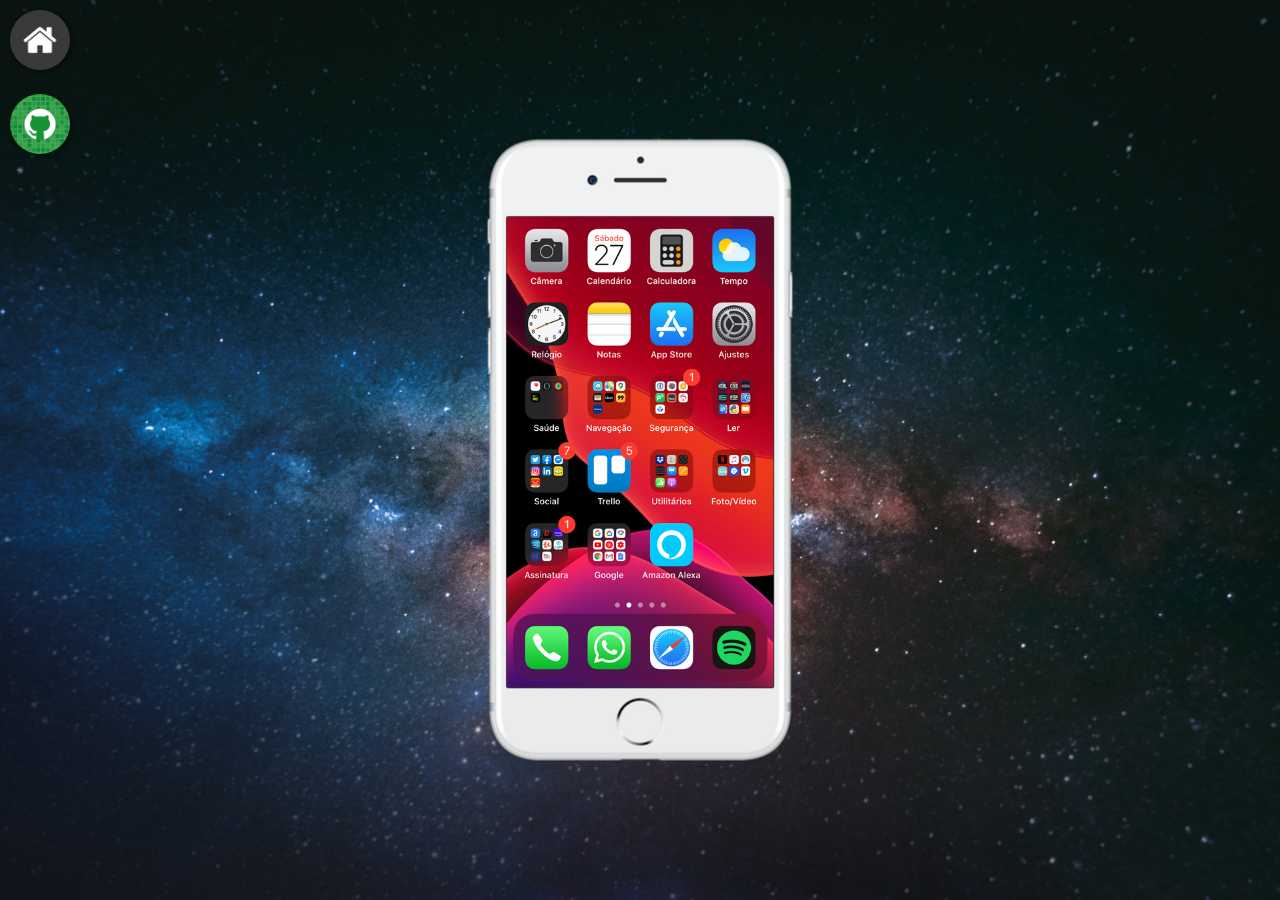
<file: index.html>
<!DOCTYPE html>
<html lang="en">
<head>
    <meta charset="UTF-8">
    <meta name="viewport" content="width=device-width, initial-scale=1.0">
    <link rel="shortcut icon" href="favicon.ico" type="image/x-icon">
    <link rel="stylesheet" href="styles/style.css">
    <title>Social Midia</title>
</head>
<body>
    <main>
        <section id="phone">
            <iframe src="home.html" name="screen" id="screen" frameborder="0">
                Your browser is not compatible.
            </iframe>
        </section>
        <section id="social-media">
            <a href="home.html" target="screen"><img src="imagens/logo-home.jpg" alt="home"></a><br>
            <a href="github.html" target="screen"><img src="imagens/logo-github.jpg" alt="GitHub"></a>
        </section>
    </main>
</body>
</html>
</file>
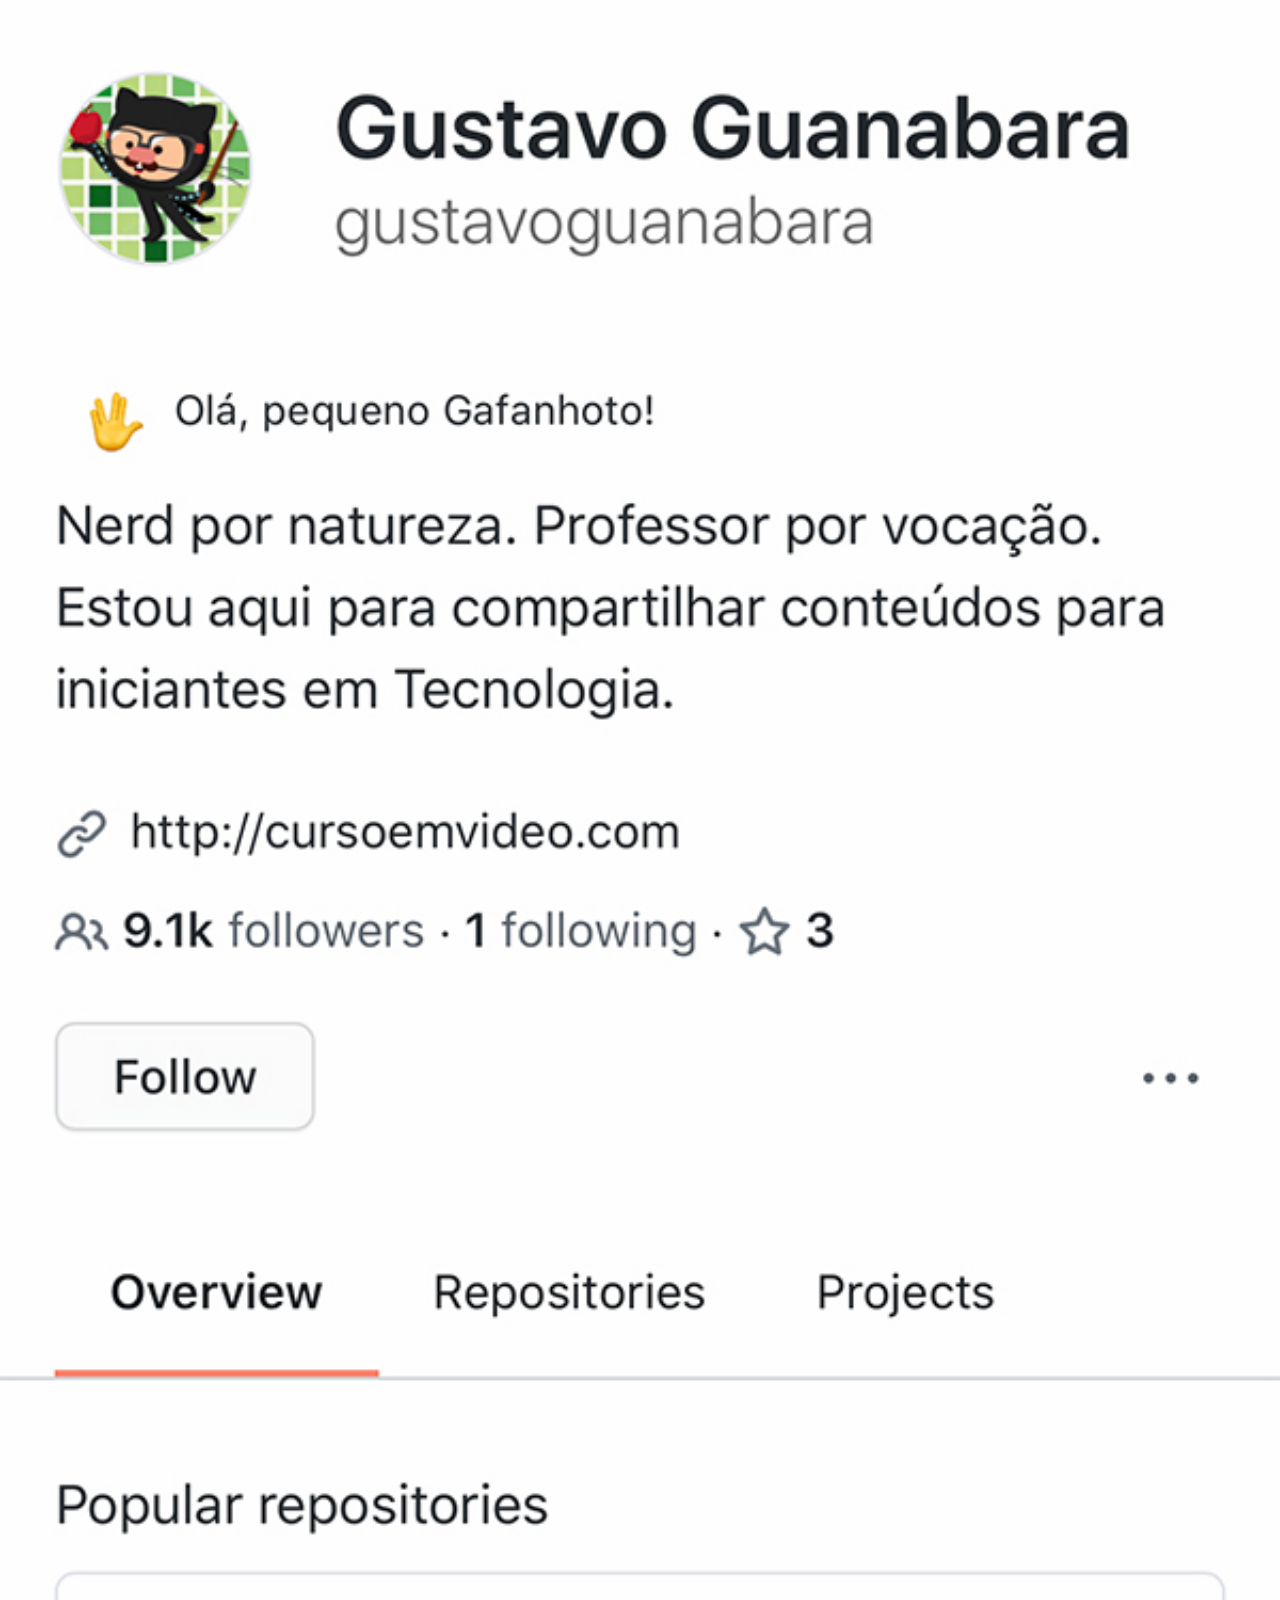
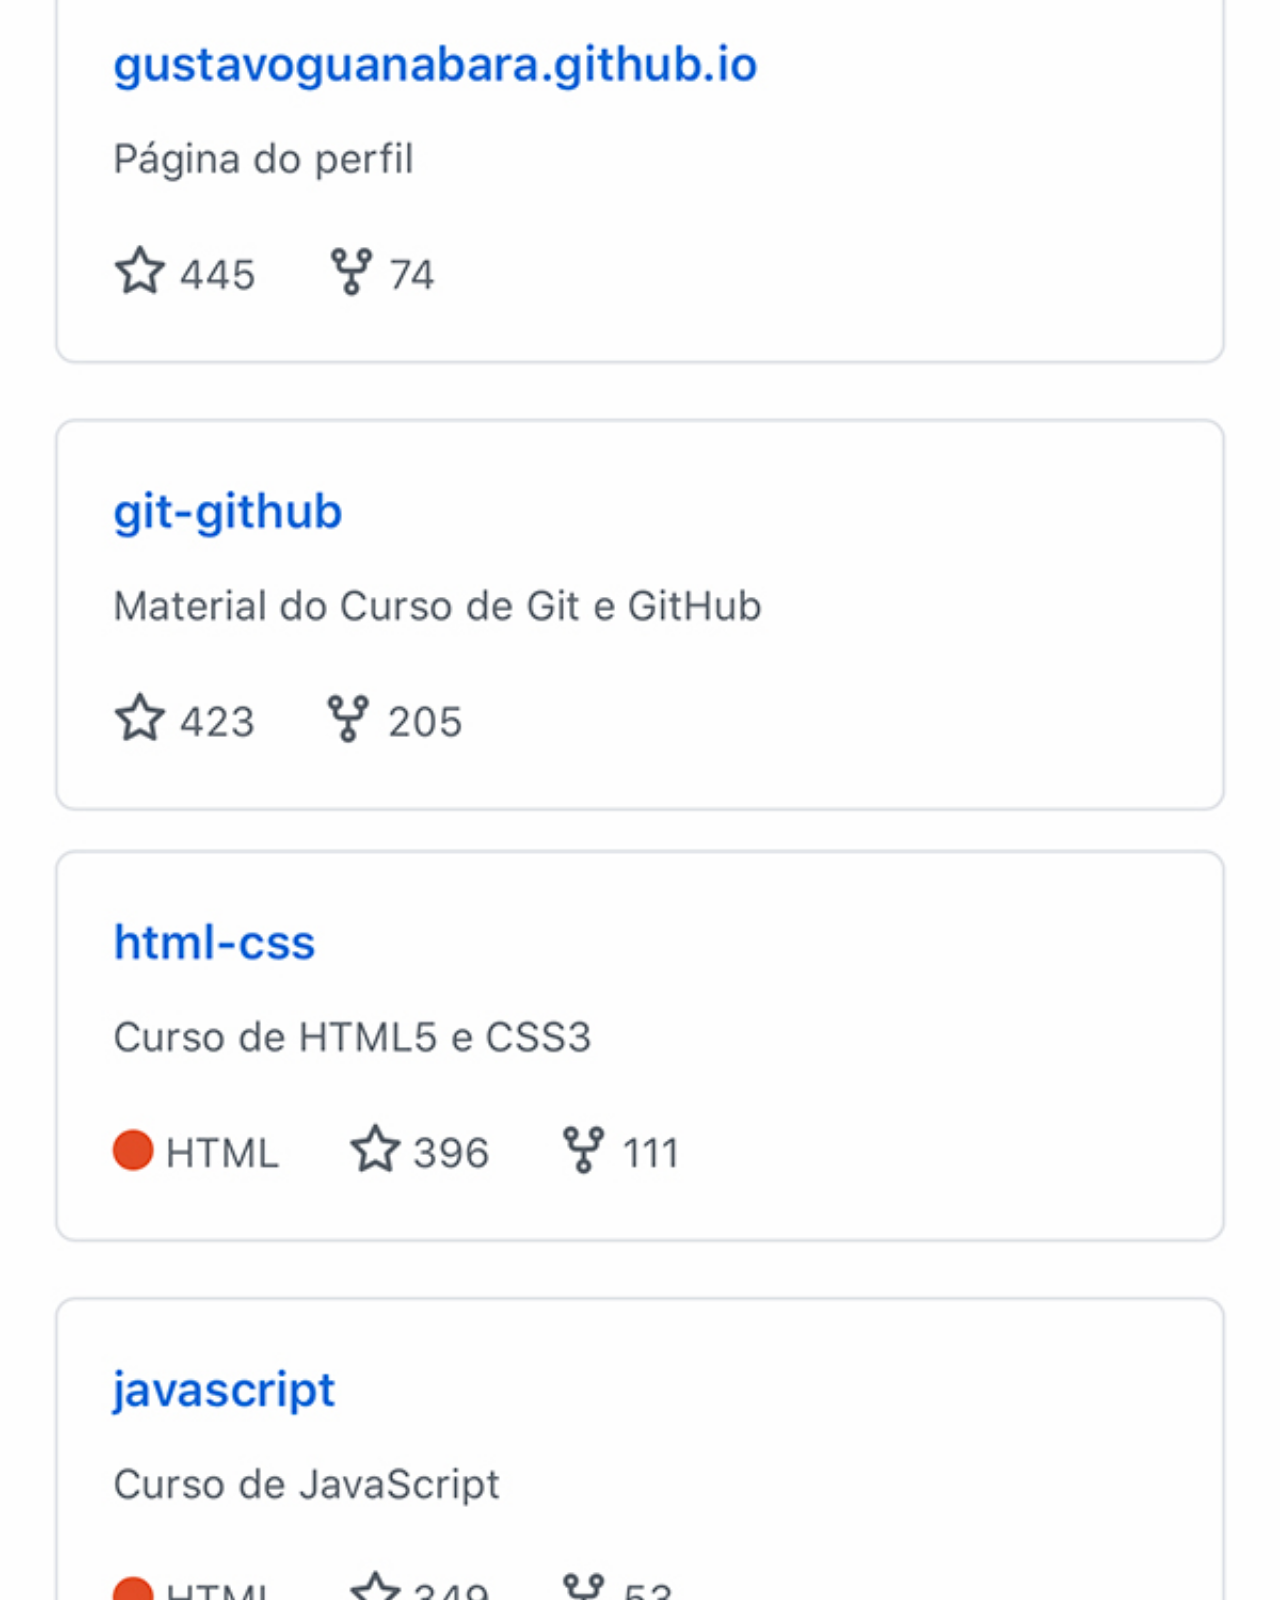
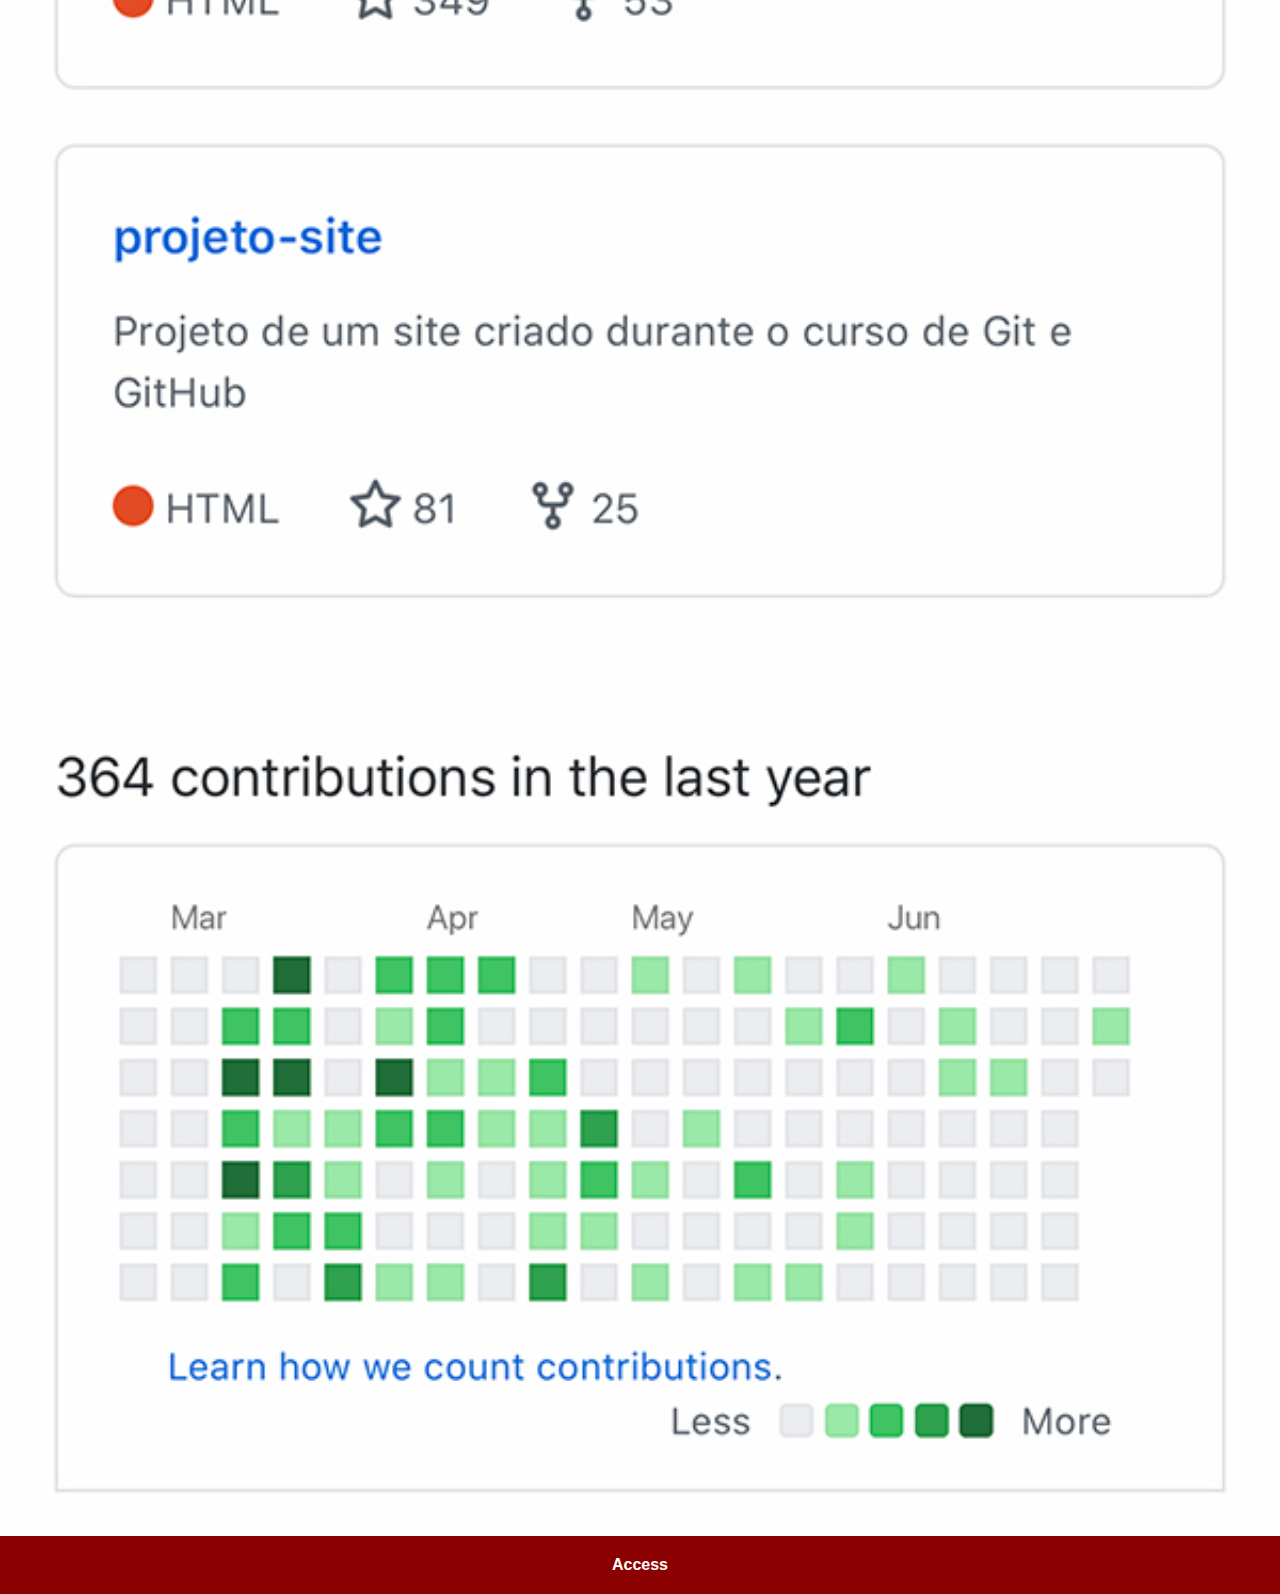
<file: github.html>
<!DOCTYPE html>
<html lang="en">
<head>
    <meta charset="UTF-8">
    <meta name="viewport" content="width=device-width, initial-scale=1.0">
    <title>GitHub</title>
    <style>
        *{
            margin: 0px;
            padding: 0px;
            font-family: Arial, Helvetica, sans-serif;
        }
        img{
            width: 100vw;
        }

        a{
            display: block;
            background-color: darkred;
            color: white;
            padding: 20px;
            text-align: center;
            font-weight: bolder;
            text-decoration: none;
        }

        a:hover{
            background-color: red;
        }

    </style>
</head>
<body>
    <img src="imagens/tela-github.jpg" alt="GitHub">
    <a href="#">Access</a>
</body>
</html>
</file>
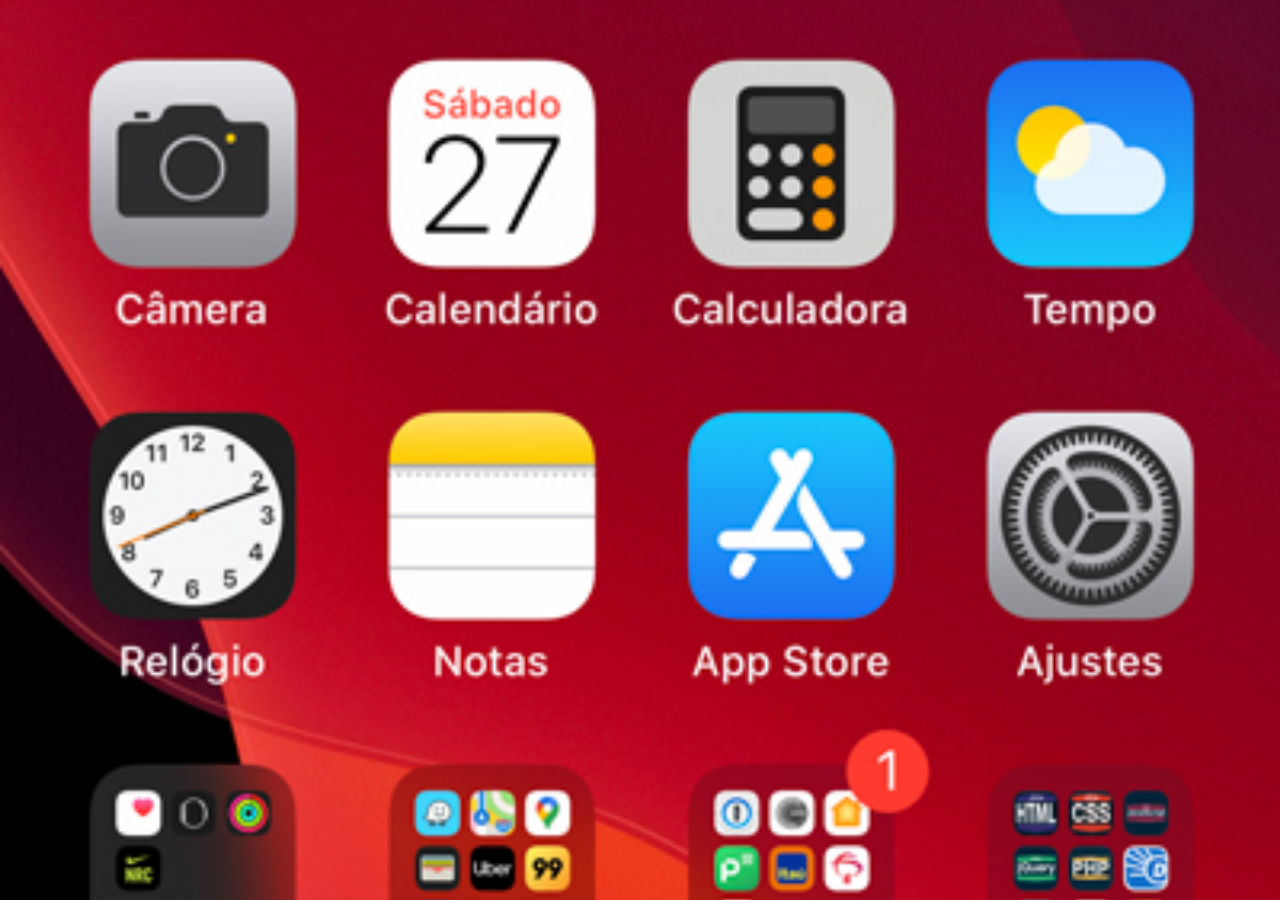
<file: home.html>
<!DOCTYPE html>
<html lang="en">
<head>
    <meta charset="UTF-8">
    <meta name="viewport" content="width=device-width, initial-scale=1.0">
    <title>Home</title>
</head>
<style>
    *{
        margin: 0px;
        padding: 0px;
    }

    body{
        width: 100vw;
        height: 100vh;
        background: black url(imagens/tela-home.jpg) no-repeat top center;
        background-size: cover;
    }
</style>
<body>
    
</body>
</html>
</file>
<file: styles/style.css>
@charset "UTF-8";

*{
    margin: 0px;
    padding: 0px;
    font-family: Arial, Helvetica, sans-serif;
}

html, body{
    height: 100vh;
    width: 100vw;
    background-color: black;
}

body{
    background: url(../imagens/background-space.jpeg) no-repeat top center;
    background-size: cover;
    background-attachment: fixed;
}

main{
    position: relative;
    height: 100vh;
}

section#phone{
    position: absolute;
    top: 50%;
    left: 50%;
    transform: translate(-50%, -50%);

    height: 627px;
    width: 311px;
    background: url(../imagens/frame-iphone.png) no-repeat;
}

iframe#screen{
    position: relative;
    top: 80px;
    left: 22px;
    width: 267px;
    height: 471px;
}

section#social-media {
    text-align: left;
}

section#social-media img {
    width: 60px;
    margin: 10px;
    border-radius: 50%;
    box-shadow: 2px 2px 5px rgba(0, 0, 0, 0.418);
    box-sizing: border-box;
}

section#social-media img:hover{
    border: 2px solid rgba(255, 255, 255, 0.603);
    transform: translate(-3px, -3px);
    box-shadow: 5px 5px 10px rgba(0, 0, 0, 0.61);
}
</file>
